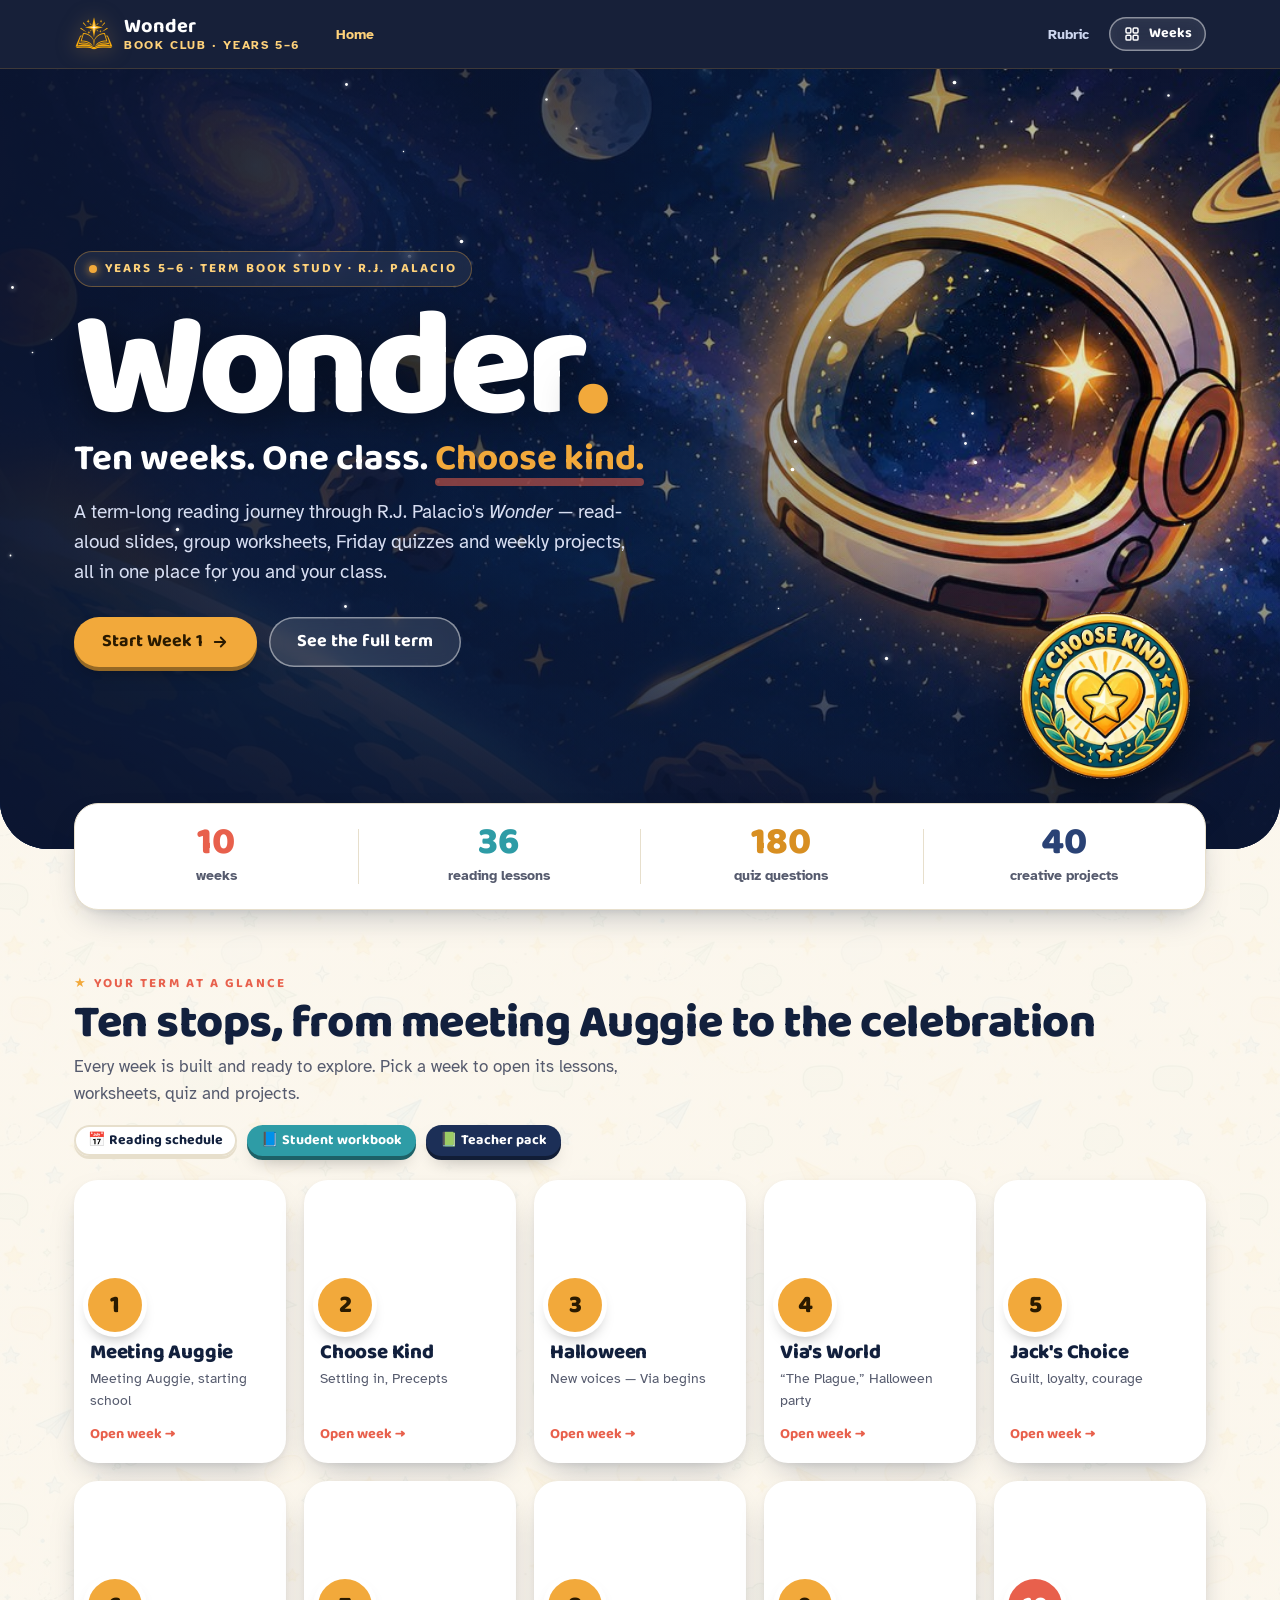
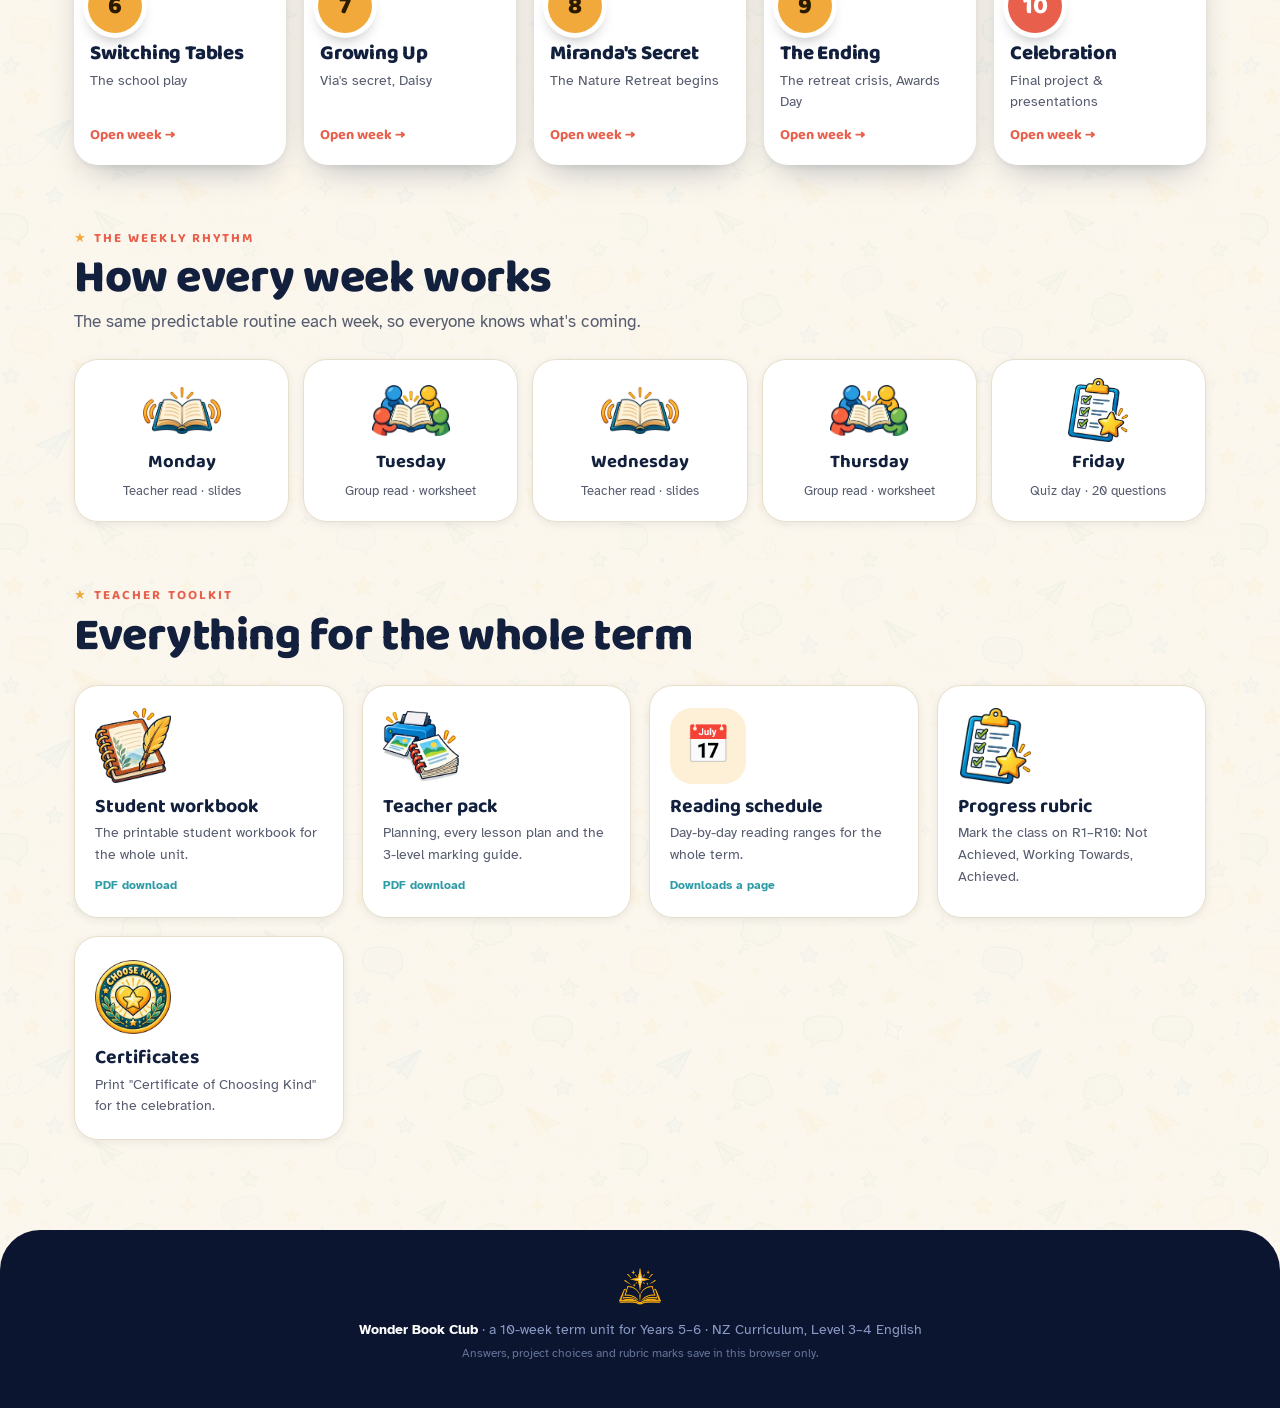
<file: index.html>
<!DOCTYPE html>
<html lang="en">
<head>
<meta charset="UTF-8">
<meta name="viewport" content="width=device-width, initial-scale=1, viewport-fit=cover">
<title>Wonder Book Club</title>
<link rel="preconnect" href="https://fonts.googleapis.com">
<link rel="preconnect" href="https://fonts.gstatic.com" crossorigin>
<link href="https://fonts.googleapis.com/css2?family=Baloo+2:wght@500;600;700;800&family=Atkinson+Hyperlegible:ital,wght@0,400;0,700;1,400&display=swap" rel="stylesheet">
<link rel="stylesheet" href="styles.css">
</head>
<body>
  <div class="sky-layer" id="skyLayer" aria-hidden="true"></div>
  <div id="app"></div>
  <footer class="app-footer">
    <div class="footer-inner">
      <img id="footerLogo" alt="">
      <p><b>Wonder Book Club</b> · a 10-week term unit for Years 5–6 · NZ Curriculum, Level 3–4 English</p>
      <p class="footer-small">Answers, project choices and rubric marks save in this browser only.</p>
    </div>
  </footer>
  <div id="printStage" class="printable"></div>

  <script src="wonder-images.js"></script>
  <script src="wonder-content.js"></script>
  <script src="wonder-data.js"></script>
  <script src="app.js"></script>
</body>
</html>
</file>
<file: styles.css>
/* ============================================================
   WONDER BOOK CLUB — "Starry night · Choose kind"
   ============================================================ */
:root {
  --night: #0b1530;
  --navy: #12203d;
  --navy-2: #1c2f57;
  --navy-3: #2a4275;
  --gold: #f2a93b;
  --gold-2: #ffd27a;
  --gold-dark: #d88f22;
  --gold-light: #fdf0d6;
  --coral: #e8604c;
  --coral-light: #fde5e0;
  --teal: #2e9ca6;
  --teal-light: #dff2f3;
  --cream: #fbf6ec;
  --cream-2: #f3ead7;
  --paper: #ffffff;
  --ink: #1c1f2b;
  --ink-soft: #565b6e;
  --line: #e7dfcc;
  --na: #d0523f;
  --wt: #e29b25;
  --a: #2f9a6a;
  --radius: 24px;
  --radius-sm: 14px;
  --shadow-sm: 0 2px 8px rgba(18, 32, 61, .08);
  --shadow: 0 14px 34px -14px rgba(18, 32, 61, .35), 0 2px 6px rgba(18, 32, 61, .06);
  --shadow-lg: 0 34px 70px -26px rgba(11, 21, 48, .6);
  --display: "Baloo 2", system-ui, sans-serif;
  --body: "Atkinson Hyperlegible", system-ui, -apple-system, sans-serif;
  --ease: cubic-bezier(.2, .8, .2, 1);
  --bounce: cubic-bezier(.34, 1.56, .64, 1);
  --pattern: none;
}

* { box-sizing: border-box; }
html { scroll-behavior: smooth; }
body {
  margin: 0; font-family: var(--body); font-size: 17px; line-height: 1.55; color: var(--ink);
  background-color: var(--cream);
  background-image: linear-gradient(rgba(251, 246, 236, .86), rgba(251, 246, 236, .86)), var(--pattern);
  background-size: auto, 620px auto;
  min-height: 100vh; overflow-x: hidden;
}
h1, h2, h3, h4, h5 { font-family: var(--display); line-height: 1.08; margin: 0; font-weight: 800; letter-spacing: -.01em; }
img { max-width: 100%; display: block; }
button { font-family: inherit; cursor: pointer; }
::selection { background: var(--gold-2); color: var(--navy); }
.wrap { max-width: 1180px; margin: 0 auto; padding: 0 24px; }
main { padding-bottom: 60px; }
#app, .app-footer { position: relative; z-index: 1; }

/* ---------- twinkling background stars ---------- */
.sky-layer { position: fixed; inset: 0; pointer-events: none; z-index: 0; overflow: hidden; }
.sky-layer i {
  position: absolute; width: 14px; height: 14px; opacity: 0;
  background: radial-gradient(circle, var(--gold) 0 18%, transparent 20%),
    conic-gradient(from 45deg, transparent 0 20%, var(--gold) 22% 28%, transparent 30% 45%, var(--gold) 47% 53%, transparent 55% 70%, var(--gold) 72% 78%, transparent 80% 95%, var(--gold) 97%);
  clip-path: polygon(50% 0, 61% 39%, 100% 50%, 61% 61%, 50% 100%, 39% 61%, 0 50%, 39% 39%);
  animation: twinkle 6s ease-in-out infinite;
}
@keyframes twinkle { 0%, 100% { opacity: 0; transform: scale(.4) rotate(0); } 50% { opacity: .55; transform: scale(1) rotate(45deg); } }

/* ---------- top bar ---------- */
.topbar {
  position: sticky; top: 0; z-index: 50; color: #fff;
  background: rgba(11, 21, 48, .95); backdrop-filter: saturate(1.4) blur(14px); -webkit-backdrop-filter: saturate(1.4) blur(14px);
  border-bottom: 1px solid rgba(242, 169, 59, .18); transition: box-shadow .3s;
}
.topbar.scrolled { box-shadow: 0 8px 24px -12px rgba(0, 0, 0, .6); }
.topbar-inner { display: flex; align-items: center; gap: 16px; height: 68px; }
.brand { display: flex; align-items: center; gap: 10px; background: none; border: 0; color: inherit; padding: 0; text-align: left; }
.brand img { width: 40px; height: 40px; object-fit: contain; transition: transform .6s var(--bounce); filter: drop-shadow(0 0 10px rgba(242, 169, 59, .5)); }
.brand:hover img { transform: rotate(-12deg) scale(1.12); }
.brand b { display: block; font-family: var(--display); font-size: 1.25rem; line-height: 1; }
.brand > span > span { font-size: .72rem; letter-spacing: .14em; text-transform: uppercase; color: var(--gold-2); font-weight: 700; }
.crumbs { display: flex; align-items: center; gap: 4px; font-size: .9rem; margin-left: 10px; flex-wrap: wrap; }
.crumbs button { background: none; border: 0; color: #cdd6ef; font-weight: 700; padding: 5px 9px; border-radius: 99px; font-size: .9rem; }
.crumbs button:hover { background: rgba(255, 255, 255, .1); color: #fff; }
.crumbs .sep { opacity: .35; }
.crumbs .here { font-weight: 700; color: var(--gold-2); padding: 5px 9px; }
.top-actions { margin-left: auto; display: flex; gap: 8px; align-items: center; }
.top-link { background: none; border: 0; color: #cdd6ef; font-weight: 700; font-size: .9rem; padding: 8px 12px; border-radius: 99px; }
.top-link:hover, .top-link.on { color: #fff; background: rgba(255, 255, 255, .1); }
.week-jump { position: relative; }
.week-jump-menu {
  position: absolute; right: 0; top: calc(100% + 10px); background: var(--navy); border: 1px solid rgba(242, 169, 59, .25);
  border-radius: 18px; box-shadow: var(--shadow-lg); padding: 10px; display: grid; grid-template-columns: repeat(5, 52px); gap: 6px;
  opacity: 0; transform: translateY(-6px) scale(.97); pointer-events: none; transition: opacity .2s, transform .25s var(--ease);
}
.week-jump.open .week-jump-menu { opacity: 1; transform: none; pointer-events: auto; }
.week-jump-menu button {
  height: 52px; border-radius: 14px; border: 0; color: #fff; background-size: cover; background-position: center; position: relative; overflow: hidden;
  font-family: var(--display); font-weight: 800; font-size: 1.2rem; text-shadow: 0 1px 6px rgba(0, 0, 0, .8); transition: transform .2s var(--bounce);
}
.week-jump-menu button::before { content: ""; position: absolute; inset: 0; background: rgba(11, 21, 48, .4); }
.week-jump-menu button span { position: relative; }
.week-jump-menu button:hover { transform: scale(1.08); }
.week-jump-menu button.current { outline: 3px solid var(--gold); outline-offset: 2px; }

/* ---------- buttons ---------- */
.btn {
  --b: var(--gold); --t: #2a1a00;
  display: inline-flex; align-items: center; gap: 8px; border: 0; border-radius: 999px; padding: 11px 20px;
  background: var(--b); color: var(--t); font-family: var(--display); font-weight: 700; font-size: 1rem; line-height: 1.1; text-decoration: none; white-space: nowrap;
  box-shadow: 0 4px 0 color-mix(in srgb, var(--b) 62%, #000), 0 10px 20px -10px rgba(0, 0, 0, .5);
  transition: transform .15s var(--ease), box-shadow .15s var(--ease);
}
.btn:hover { transform: translateY(-2px); box-shadow: 0 6px 0 color-mix(in srgb, var(--b) 62%, #000), 0 14px 24px -10px rgba(0, 0, 0, .5); }
.btn:active { transform: translateY(2px); box-shadow: 0 1px 0 color-mix(in srgb, var(--b) 62%, #000); }
.btn.coral { --b: var(--coral); --t: #fff; }
.btn.teal { --b: var(--teal); --t: #fff; }
.btn.navy { --b: var(--navy-2); --t: #fff; }
.btn.ghost { background: var(--paper); color: var(--navy); box-shadow: inset 0 0 0 2px var(--line), 0 3px 0 var(--line); }
.btn.ghost:hover { box-shadow: inset 0 0 0 2px var(--gold), 0 5px 0 var(--gold-dark); }
.btn.glass { background: rgba(255, 255, 255, .12); color: #fff; box-shadow: inset 0 0 0 1.5px rgba(255, 255, 255, .45); backdrop-filter: blur(8px); }
.btn.glass:hover { background: rgba(255, 255, 255, .22); }
.btn.small { padding: 8px 14px; font-size: .88rem; }
.btn.big { padding: 15px 28px; font-size: 1.12rem; }
.btn:disabled { opacity: .35; cursor: not-allowed; transform: none !important; }
.btn .svg { width: 18px; height: 18px; flex: none; }
.btn-icon { width: 26px; height: 26px; object-fit: contain; margin: -5px 0; }
.toolbar { display: flex; gap: 10px; flex-wrap: wrap; align-items: center; }

/* ---------- HOME HERO ---------- */
.home-hero { position: relative; min-height: min(90vh, 780px); color: #fff; overflow: hidden; isolation: isolate; display: flex; align-items: center; border-radius: 0 0 48px 48px; background: var(--night); }
.home-hero .bg { position: absolute; inset: -40px 0 0; z-index: -3; background-size: cover; background-position: 60% 50%; animation: drift 34s ease-in-out infinite alternate; }
@keyframes drift { from { transform: scale(1.06); } to { transform: scale(1.2) translate(-2%, -1%); } }
.home-hero::after { content: ""; position: absolute; inset: 0; z-index: -2; background: radial-gradient(ellipse at 75% 40%, transparent 20%, rgba(11, 21, 48, .5) 70%), linear-gradient(90deg, rgba(11, 21, 48, .92) 0%, rgba(11, 21, 48, .6) 45%, rgba(11, 21, 48, .1) 80%), linear-gradient(0deg, rgba(11, 21, 48, .85), transparent 40%); }
.starfield { position: absolute; inset: 0; z-index: -1; pointer-events: none; }
.starfield span { position: absolute; width: 3px; height: 3px; border-radius: 50%; background: #fff; box-shadow: 0 0 6px #fff; animation: blink 3s ease-in-out infinite; }
@keyframes blink { 50% { opacity: .15; } }
.shooting { position: absolute; top: 12%; left: 60%; width: 160px; height: 2px; background: linear-gradient(90deg, #fff, transparent); transform: rotate(-24deg); opacity: 0; animation: shoot 9s ease-in 2s infinite; filter: drop-shadow(0 0 6px #fff); }
.shooting.s2 { top: 30%; left: 85%; animation-delay: 6.5s; width: 120px; }
@keyframes shoot { 0% { opacity: 0; transform: rotate(-24deg) translateX(0); } 3% { opacity: 1; } 10% { opacity: 0; transform: rotate(-24deg) translateX(-460px); } 100% { opacity: 0; transform: rotate(-24deg) translateX(-460px); } }
.hero-content { padding-top: 110px; padding-bottom: 110px; width: 100%; }
.eyebrow { display: inline-flex; align-items: center; gap: 8px; font-family: var(--display); font-weight: 700; font-size: .82rem; letter-spacing: .16em; text-transform: uppercase; color: var(--gold-2); background: rgba(255, 255, 255, .08); border: 1px solid rgba(242, 169, 59, .35); padding: 7px 14px; border-radius: 999px; backdrop-filter: blur(6px); }
.eyebrow .dot { width: 8px; height: 8px; border-radius: 50%; background: var(--gold); box-shadow: 0 0 10px var(--gold); animation: blink 2s infinite; }
.home-hero h1 { font-size: clamp(4rem, 13vw, 9.5rem); line-height: .82; margin: 20px 0 6px; letter-spacing: -.035em; text-shadow: 0 6px 40px rgba(0, 0, 0, .5); }
.home-hero h1 .dot-gold { color: var(--gold); }
.home-hero .tagline { font-family: var(--display); font-size: clamp(1.4rem, 3.4vw, 2.3rem); font-weight: 700; line-height: 1.15; margin: 0 0 18px; }
.home-hero .tagline em { font-style: normal; color: var(--gold); position: relative; white-space: nowrap; }
.home-hero .tagline em::after { content: ""; position: absolute; left: 0; right: 0; bottom: 2px; height: 8px; background: var(--coral); opacity: .55; border-radius: 4px; z-index: -1; transform-origin: left; animation: underline 1.2s .6s var(--ease) both; }
@keyframes underline { from { transform: scaleX(0); } to { transform: scaleX(1); } }
.home-hero .lede { font-size: clamp(1.02rem, 1.8vw, 1.2rem); color: #d7def2; max-width: 560px; margin: 0 0 30px; }
.hero-ctas { display: flex; gap: 12px; flex-wrap: wrap; }
.hero-badge { position: absolute; right: 7%; bottom: 70px; width: clamp(110px, 14vw, 170px); animation: floaty 6s ease-in-out infinite; filter: drop-shadow(0 20px 30px rgba(0, 0, 0, .5)); z-index: 1; }
@keyframes floaty { 50% { transform: translateY(-14px) rotate(6deg); } }

.stats-strip { position: relative; z-index: 3; margin-top: -46px; display: grid; grid-template-columns: repeat(4, 1fr); background: var(--paper); border-radius: var(--radius); box-shadow: var(--shadow); border: 1px solid var(--line); overflow: hidden; }
.stat { text-align: center; padding: 20px; position: relative; }
.stat + .stat::before { content: ""; position: absolute; left: 0; top: 24%; bottom: 24%; width: 1px; background: var(--line); }
.stat b { display: block; font-family: var(--display); font-size: 2.4rem; color: var(--coral); line-height: 1; font-weight: 800; }
.stat:nth-child(2) b { color: var(--teal); } .stat:nth-child(3) b { color: var(--gold-dark); } .stat:nth-child(4) b { color: var(--navy-3); }
.stat span { font-size: .88rem; font-weight: 700; color: var(--ink-soft); }

/* ---------- section heads ---------- */
.section-head { display: flex; align-items: flex-end; justify-content: space-between; gap: 18px; margin: 64px 0 24px; flex-wrap: wrap; }
.kicker { font-family: var(--display); font-weight: 700; font-size: .82rem; letter-spacing: .16em; text-transform: uppercase; color: var(--coral); display: flex; align-items: center; gap: 8px; }
.section-head .kicker::before { content: "★"; color: var(--gold); letter-spacing: 0; }
.section-head h2 { font-size: clamp(2rem, 4vw, 2.9rem); color: var(--navy); margin-top: 4px; }
.section-head p { margin: 6px 0 0; color: var(--ink-soft); max-width: 580px; }

/* ---------- term journey ---------- */
.journey { display: grid; grid-template-columns: repeat(5, 1fr); gap: 18px; }
.week-card { position: relative; border: 0; padding: 0; text-align: left; font: inherit; color: inherit; background: var(--paper); border-radius: var(--radius); overflow: hidden; box-shadow: var(--shadow); display: flex; flex-direction: column; transition: transform .35s var(--ease), box-shadow .35s; }
.week-card:hover, .week-card:focus-visible { transform: translateY(-8px) rotate(-.6deg); box-shadow: var(--shadow-lg); outline: none; }
.week-card .thumb { height: 128px; position: relative; overflow: hidden; }
.week-card .thumb div { position: absolute; inset: 0; background-size: cover; background-position: center; transition: transform .8s var(--ease); }
.week-card:hover .thumb div { transform: scale(1.12); }
.week-card .thumb::after { content: ""; position: absolute; inset: 0; background: linear-gradient(180deg, transparent 45%, rgba(11, 21, 48, .6)); }
.week-card .num { position: absolute; left: 14px; top: 98px; z-index: 2; width: 54px; height: 54px; border-radius: 50%; background: var(--gold); color: #2a1a00; display: grid; place-items: center; font-family: var(--display); font-weight: 800; font-size: 1.55rem; box-shadow: 0 0 0 5px var(--paper), 0 8px 16px -4px rgba(0, 0, 0, .4); transition: transform .45s var(--bounce); }
.week-card:hover .num { transform: scale(1.12) rotate(-10deg); }
.week-card.w10 .num { background: var(--coral); color: #fff; }
.week-card .visited { position: absolute; right: 10px; top: 10px; z-index: 2; background: rgba(255, 255, 255, .92); color: var(--teal); font-size: .72rem; font-weight: 700; padding: 3px 9px; border-radius: 99px; }
.week-card .body { padding: 34px 16px 18px; flex: 1; display: flex; flex-direction: column; }
.week-card h3 { font-size: 1.28rem; color: var(--navy); }
.week-card .theme { margin: 4px 0 0; font-size: .86rem; color: var(--ink-soft); flex: 1; }
.week-card .go { margin-top: 12px; font-family: var(--display); font-weight: 700; font-size: .9rem; color: var(--coral); }
.week-card .go span { display: inline-block; transition: transform .3s var(--ease); }
.week-card:hover .go span { transform: translateX(6px); }

.rhythm { display: grid; grid-template-columns: repeat(5, 1fr); gap: 14px; }
.rhythm div { background: var(--paper); border-radius: var(--radius); padding: 18px 14px; text-align: center; border: 1px solid var(--line); box-shadow: var(--shadow-sm); }
.rhythm img { width: 78px; height: 64px; object-fit: contain; margin: 0 auto 6px; }
.rhythm b { display: block; font-family: var(--display); font-size: 1.15rem; color: var(--navy); }
.rhythm span { font-size: .84rem; color: var(--ink-soft); }

.toolkit { display: grid; grid-template-columns: repeat(auto-fill, minmax(215px, 1fr)); gap: 18px; }
.tool { background: var(--paper); border: 1px solid var(--line); border-radius: var(--radius); padding: 22px 20px; text-align: left; font: inherit; color: inherit; text-decoration: none; display: flex; flex-direction: column; gap: 4px; box-shadow: var(--shadow-sm); transition: transform .3s var(--ease), box-shadow .3s, border-color .3s; cursor: pointer; }
.tool:hover { transform: translateY(-6px); box-shadow: var(--shadow); border-color: var(--gold); }
.tool img { width: 76px; height: 76px; object-fit: contain; margin-bottom: 8px; transition: transform .5s var(--bounce); }
.tool:hover img { transform: rotate(-8deg) scale(1.12); }
.tool .emoji { width: 76px; height: 76px; border-radius: 22px; display: grid; place-items: center; font-size: 2.3rem; background: var(--gold-light); margin-bottom: 8px; }
.tool b { font-family: var(--display); font-size: 1.22rem; color: var(--navy); line-height: 1.15; }
.tool span { font-size: .88rem; color: var(--ink-soft); }
.tool small { margin-top: 6px; font-weight: 700; color: var(--teal); font-size: .78rem; }

/* ---------- WEEK HERO ---------- */
.week-hero { position: relative; overflow: hidden; color: #fff; isolation: isolate; min-height: 430px; display: flex; align-items: flex-end; border-radius: 0 0 44px 44px; background: var(--night); }
.week-hero .bg { position: absolute; inset: -30px 0; z-index: -3; background-size: cover; background-position: center; animation: drift 40s ease-in-out infinite alternate; }
.week-hero .precepts { position: absolute; inset: 0; z-index: -2; background-size: cover; background-position: center; opacity: .25; mix-blend-mode: screen; }
.week-hero::after { content: ""; position: absolute; inset: 0; z-index: -1; background: linear-gradient(180deg, rgba(11, 21, 48, .15), rgba(11, 21, 48, .88)), linear-gradient(90deg, rgba(11, 21, 48, .6), transparent 70%); }
.week-hero .wrap { width: 100%; padding-top: 90px; padding-bottom: 48px; position: relative; }
.week-hero h1 { font-size: clamp(2.6rem, 7vw, 5rem); margin: 14px 0 8px; text-shadow: 0 4px 24px rgba(0, 0, 0, .5); }
.week-hero .theme-line { font-size: 1.15rem; color: #d7def2; margin: 0 0 16px; }
.week-hero .big-num { position: absolute; right: 24px; bottom: 16px; font-family: var(--display); font-weight: 800; font-size: clamp(6rem, 17vw, 12rem); line-height: .8; color: var(--gold); opacity: .22; }
.week-hero .hero-kind { position: absolute; right: 8%; top: 70px; width: 130px; animation: floaty 6s ease-in-out infinite; filter: drop-shadow(0 16px 24px rgba(0, 0, 0, .5)); }
.pill { display: inline-flex; align-items: center; gap: 6px; font-size: .84rem; font-weight: 700; padding: 6px 12px; border-radius: 999px; background: rgba(255, 255, 255, .12); border: 1px solid rgba(255, 255, 255, .3); backdrop-filter: blur(6px); }
.meta { display: flex; gap: 8px; flex-wrap: wrap; }

.signposts { display: grid; grid-template-columns: 1fr 1fr; gap: 20px; margin-top: -42px; position: relative; z-index: 3; }
.signpost { background: var(--paper); border-radius: var(--radius); padding: 22px 24px 22px 96px; position: relative; box-shadow: var(--shadow); border: 1px solid var(--line); }
.signpost img { position: absolute; left: 18px; top: 20px; width: 62px; height: 62px; object-fit: contain; }
.signpost .label { font-family: var(--display); font-weight: 700; font-size: .8rem; letter-spacing: .14em; text-transform: uppercase; color: var(--coral); }
.signpost:nth-child(2) .label { color: var(--teal); }
.signpost p { margin: 4px 0 0; font-weight: 700; color: var(--navy); font-size: 1.02rem; }

/* day trail */
.trail { display: grid; grid-template-columns: repeat(5, 1fr); gap: 16px; position: relative; }
.trail::before { content: ""; position: absolute; left: 7%; right: 7%; top: 64px; height: 4px; background: repeating-linear-gradient(90deg, var(--gold) 0 10px, transparent 10px 20px); opacity: .45; }
.day-card { position: relative; z-index: 1; background: var(--paper); border: 1px solid var(--line); border-radius: var(--radius); padding: 20px 14px; text-align: center; font: inherit; color: inherit; display: flex; flex-direction: column; align-items: center; box-shadow: var(--shadow-sm); transition: transform .35s var(--bounce), box-shadow .3s, border-color .3s; }
.day-card:hover, .day-card:focus-visible { transform: translateY(-10px); box-shadow: var(--shadow); border-color: var(--gold); outline: none; }
.day-card .bubble { width: 92px; height: 92px; border-radius: 50%; display: grid; place-items: center; margin-bottom: 10px; background: radial-gradient(circle at 35% 30%, #fff, var(--gold-light)); box-shadow: 0 0 0 6px var(--cream), 0 8px 18px -8px rgba(18, 32, 61, .5); }
.day-card.group .bubble, .day-card.produce .bubble { background: radial-gradient(circle at 35% 30%, #fff, var(--teal-light)); }
.day-card.quiz .bubble, .day-card.present .bubble { background: radial-gradient(circle at 35% 30%, #fff, var(--coral-light)); }
.day-card .bubble img { width: 70px; height: 60px; object-fit: contain; transition: transform .5s var(--bounce); }
.day-card .bubble .emo { font-size: 2.4rem; }
.day-card:hover .bubble img { transform: scale(1.15) rotate(-6deg); }
.day-card .dayname { font-family: var(--display); font-weight: 700; font-size: .78rem; letter-spacing: .14em; text-transform: uppercase; color: var(--ink-soft); }
.day-card h4 { font-size: 1.12rem; color: var(--navy); margin: 2px 0 8px; }
.day-card p { margin: 0 0 12px; font-size: .84rem; color: var(--ink-soft); flex: 1; }
.mode-tag { font-family: var(--display); font-weight: 700; font-size: .78rem; padding: 3px 11px; border-radius: 99px; background: var(--gold-light); color: #9a5e07; }
.mode-tag.group { background: var(--teal-light); color: #1d6f76; }
.mode-tag.quiz { background: var(--coral-light); color: #b53c2a; }
.codes { display: flex; gap: 4px; flex-wrap: wrap; justify-content: center; margin-top: 8px; }
.code { font-size: .68rem; font-weight: 700; background: var(--navy); color: #fff; padding: 2px 7px; border-radius: 6px; }

/* project cards */
.proj-grid { display: grid; grid-template-columns: repeat(auto-fill, minmax(240px, 1fr)); gap: 20px; }
.proj { --pc: var(--gold-dark); --pcl: var(--gold-light); background: var(--paper); border: 2px solid var(--line); border-radius: var(--radius); overflow: hidden; display: flex; flex-direction: column; position: relative; box-shadow: var(--shadow-sm); transition: transform .35s var(--ease), box-shadow .35s, border-color .3s; }
.proj:nth-child(2) { --pc: var(--teal); --pcl: var(--teal-light); } .proj:nth-child(3) { --pc: var(--coral); --pcl: var(--coral-light); } .proj:nth-child(4) { --pc: var(--navy-3); --pcl: #e3e9f6; }
.proj:hover { transform: translateY(-6px) rotate(.5deg); box-shadow: var(--shadow); }
.proj .top { height: 138px; background: var(--pcl); display: grid; place-items: center; position: relative; }
.proj .top::after { content: ""; position: absolute; left: 0; right: 0; bottom: -1px; height: 26px; background: var(--paper); border-radius: 50% 50% 0 0 / 100% 100% 0 0; }
.proj .top img { width: 110px; height: 100px; object-fit: contain; position: relative; z-index: 1; transition: transform .5s var(--bounce); }
.proj .top .emo { font-size: 3.6rem; position: relative; z-index: 1; }
.proj:hover .top img { transform: scale(1.12) rotate(-6deg); }
.proj .tag { margin: 2px 20px 0; font-family: var(--display); font-weight: 700; font-size: .78rem; letter-spacing: .14em; text-transform: uppercase; color: var(--pc); }
.proj h4 { margin: 2px 20px 8px; font-size: 1.3rem; color: var(--navy); }
.proj p { margin: 0 20px 16px; font-size: .92rem; color: var(--ink-soft); flex: 1; }
.proj .choose { margin: 0 20px 20px; display: flex; align-items: center; gap: 10px; padding: 10px 14px; border-radius: 14px; background: var(--pcl); color: var(--pc); font-weight: 700; font-size: .9rem; cursor: pointer; user-select: none; }
.proj .choose input { width: 20px; height: 20px; accent-color: var(--pc); }
.proj.chosen { border-color: var(--pc); box-shadow: 0 0 0 4px var(--pcl), var(--shadow); }
.proj .ribbon { position: absolute; top: 16px; right: -40px; background: var(--pc); color: #fff; font-family: var(--display); font-weight: 700; font-size: .78rem; letter-spacing: .12em; padding: 4px 46px; transform: rotate(40deg); opacity: 0; transition: opacity .3s; z-index: 2; }
.proj.chosen .ribbon { opacity: 1; }

.action-row { display: grid; grid-template-columns: repeat(auto-fit, minmax(240px, 1fr)); gap: 16px; }
.action-card { display: flex; align-items: center; gap: 14px; padding: 16px 18px; border-radius: var(--radius); background: var(--paper); border: 1px solid var(--line); font: inherit; color: inherit; text-align: left; text-decoration: none; box-shadow: var(--shadow-sm); cursor: pointer; transition: transform .3s var(--ease), box-shadow .3s; }
.action-card:hover { transform: translateY(-4px); box-shadow: var(--shadow); }
.action-card img { width: 62px; height: 62px; object-fit: contain; flex: none; }
.action-card .emoji { width: 62px; height: 62px; border-radius: 18px; background: var(--gold-light); display: grid; place-items: center; font-size: 1.8rem; flex: none; }
.action-card b { display: block; font-family: var(--display); font-size: 1.12rem; color: var(--navy); line-height: 1.15; }
.action-card span { font-size: .85rem; color: var(--ink-soft); }

.week-nav { display: flex; justify-content: space-between; gap: 16px; margin-top: 56px; }
.week-nav button { flex: 1; max-width: 48%; display: flex; align-items: center; gap: 14px; padding: 10px; border-radius: var(--radius); background: var(--paper); border: 1px solid var(--line); font: inherit; color: inherit; text-align: left; transition: transform .3s var(--ease), box-shadow .3s; }
.week-nav button:hover { transform: translateY(-3px); box-shadow: var(--shadow); }
.week-nav button.next { margin-left: auto; flex-direction: row-reverse; text-align: right; }
.week-nav .t { width: 110px; height: 64px; border-radius: 14px; background-size: cover; background-position: center; flex: none; }
.week-nav small { display: block; font-family: var(--display); font-weight: 700; font-size: .75rem; letter-spacing: .12em; text-transform: uppercase; color: var(--coral); }
.week-nav b { font-family: var(--display); font-size: 1.1rem; color: var(--navy); }

/* ---------- DAY PAGE ---------- */
.page-head { position: relative; overflow: hidden; isolation: isolate; color: #fff; border-radius: var(--radius); margin: 24px 0 18px; padding: 30px 30px; display: flex; align-items: center; gap: 22px; flex-wrap: wrap; box-shadow: var(--shadow); background: var(--night); }
.page-head .bg { position: absolute; inset: 0; z-index: -2; background-size: cover; background-position: center; }
.page-head::after { content: ""; position: absolute; inset: 0; z-index: -1; background: linear-gradient(90deg, rgba(11, 21, 48, .94), rgba(11, 21, 48, .65) 60%, rgba(11, 21, 48, .3)); }
.page-head .ph-icon { width: 96px; height: 84px; object-fit: contain; filter: drop-shadow(0 8px 14px rgba(0, 0, 0, .4)); animation: bob 4s ease-in-out infinite; }
.page-head .ph-emo { font-size: 3.6rem; }
@keyframes bob { 50% { transform: translateY(-6px) rotate(-3deg); } }
.page-head .ph-text { flex: 1; min-width: 240px; }
.page-head small { font-family: var(--display); font-weight: 700; font-size: .82rem; letter-spacing: .14em; text-transform: uppercase; color: var(--gold-2); }
.page-head h1 { font-size: clamp(1.6rem, 3.2vw, 2.3rem); margin: 2px 0 4px; }
.page-head p { margin: 0; color: #d7def2; }

.day-tabs { display: flex; gap: 10px; flex-wrap: wrap; margin-bottom: 18px; }
.day-tab { flex: 1 1 150px; display: flex; align-items: center; gap: 10px; padding: 10px 14px; border-radius: 16px; background: var(--paper); border: 2px solid var(--line); font: inherit; color: inherit; text-align: left; transition: transform .25s var(--bounce), border-color .2s, box-shadow .2s; }
.day-tab:hover { transform: translateY(-3px); }
.day-tab img { width: 40px; height: 34px; object-fit: contain; }
.day-tab .emo { font-size: 1.5rem; }
.day-tab b { display: block; font-family: var(--display); font-size: 1.02rem; color: var(--navy); line-height: 1.1; }
.day-tab span { font-size: .76rem; color: var(--ink-soft); }
.day-tab.active { border-color: var(--gold); background: var(--gold-light); box-shadow: 0 8px 18px -10px rgba(216, 143, 34, .8); }
.day-tab.active.group, .day-tab.active.produce { border-color: var(--teal); background: var(--teal-light); box-shadow: 0 8px 18px -10px rgba(46, 156, 166, .8); }
.day-tab.active.quiz, .day-tab.active.present { border-color: var(--coral); background: var(--coral-light); box-shadow: 0 8px 18px -10px rgba(232, 96, 76, .8); }

.li-strip { display: flex; gap: 14px 28px; flex-wrap: wrap; background: var(--paper); border: 1px solid var(--line); border-left: 6px solid var(--gold); border-radius: var(--radius-sm); padding: 14px 20px; margin-bottom: 22px; font-size: .94rem; box-shadow: var(--shadow-sm); }
.li-strip div { flex: 1; min-width: 260px; }
.li-strip b { display: block; font-family: var(--display); font-size: .78rem; letter-spacing: .12em; text-transform: uppercase; color: var(--coral); }
.li-strip div:nth-child(2) b { color: var(--teal); }

.checkpoint { display: flex; gap: 14px; align-items: flex-start; background: var(--navy); color: #dfe6f7; border-radius: var(--radius); padding: 16px 20px; margin-top: 22px; box-shadow: var(--shadow); }
.checkpoint .cp-ic { font-size: 1.6rem; }
.checkpoint b { color: var(--gold-2); font-family: var(--display); font-size: 1.05rem; }
.checkpoint p { margin: 2px 0 0; font-size: .94rem; }
.checkpoint .code { background: var(--gold); color: #2a1a00; }
.checkpoint button { margin-left: auto; }

/* slideshow stage */
.stage { position: relative; border-radius: 30px; overflow: hidden; isolation: isolate; min-height: min(70vh, 620px); display: flex; flex-direction: column; box-shadow: var(--shadow-lg); background: var(--night); }
.stage .bg { position: absolute; inset: -20px; z-index: -2; background-size: cover; background-position: center; filter: blur(3px) saturate(1.1); transform: scale(1.06); transition: background-position 1.2s var(--ease); }
.stage::after { content: ""; position: absolute; inset: 0; z-index: -1; background: radial-gradient(ellipse at center, rgba(11, 21, 48, .35), rgba(11, 21, 48, .85)); }
.stage .progress { position: absolute; top: 0; left: 0; right: 0; height: 6px; background: rgba(255, 255, 255, .15); }
.stage .progress i { display: block; height: 100%; background: linear-gradient(90deg, var(--gold), var(--coral)); border-radius: 0 6px 6px 0; box-shadow: 0 0 14px var(--gold); transition: width .5s var(--ease); }
.stage-top { display: flex; justify-content: space-between; align-items: center; gap: 10px; flex-wrap: wrap; padding: 18px 22px; color: #fff; }
.slide-area { flex: 1; display: grid; place-items: center; padding: 10px 28px 20px; perspective: 1200px; }
.slide { width: min(900px, 100%); background: rgba(255, 255, 255, .97); color: var(--ink); border-radius: 28px; padding: 46px 52px 44px; text-align: center; position: relative; box-shadow: 0 40px 80px -30px rgba(0, 0, 0, .6); }
.slide.enter-next { animation: inR .55s var(--ease) both; } .slide.enter-prev { animation: inL .55s var(--ease) both; }
@keyframes inR { from { opacity: 0; transform: translateX(60px) rotateY(-8deg); } to { opacity: 1; transform: none; } }
@keyframes inL { from { opacity: 0; transform: translateX(-60px) rotateY(8deg); } to { opacity: 1; transform: none; } }
.slide .s-icon { width: 124px; height: 110px; object-fit: contain; margin: -104px auto 6px; filter: drop-shadow(0 12px 18px rgba(0, 0, 0, .35)); animation: bob 4s ease-in-out infinite; }
.slide .s-emo { font-size: 4rem; margin: -90px auto 4px; display: block; filter: drop-shadow(0 10px 14px rgba(0, 0, 0, .3)); }
.slide .s-kicker { font-family: var(--display); font-weight: 700; font-size: .9rem; letter-spacing: .16em; text-transform: uppercase; color: var(--coral); }
.slide h3 { font-size: clamp(1.5rem, 3.2vw, 2.3rem); color: var(--navy); margin: 8px 0 12px; }
.slide h3 + h3 { margin-top: 18px; }
.slide .s-body { font-size: clamp(1.1rem, 2.2vw, 1.5rem); color: var(--ink); margin: 0 auto 10px; max-width: 720px; }
.slide ol { text-align: left; max-width: 720px; margin: 10px auto 0; padding: 0; list-style: none; counter-reset: q; }
.slide ol li { counter-increment: q; position: relative; padding: 12px 16px 12px 60px; margin-bottom: 10px; background: var(--cream); border-radius: 16px; font-size: clamp(1.05rem, 2vw, 1.35rem); font-weight: 700; color: var(--navy); }
.slide ol li::before { content: counter(q); position: absolute; left: 14px; top: 50%; transform: translateY(-50%); width: 34px; height: 34px; border-radius: 50%; background: var(--gold); color: #2a1a00; display: grid; place-items: center; font-family: var(--display); font-weight: 800; }
.slide .range-pill { display: inline-block; margin-top: 8px; font-family: var(--display); font-weight: 700; background: var(--gold-light); color: #9a5e07; padding: 6px 14px; border-radius: 99px; font-size: .95rem; }
.slide.title-slide { background: transparent; box-shadow: none; color: #fff; }
.slide.title-slide h3 { color: #fff; font-size: clamp(2.4rem, 6vw, 4.4rem); text-shadow: 0 4px 30px rgba(0, 0, 0, .5); }
.slide.title-slide .s-kicker { color: var(--gold-2); }
.slide.title-slide .range-pill { background: rgba(255, 255, 255, .15); color: #fff; }
.stage-nav { display: flex; justify-content: space-between; align-items: center; gap: 12px; padding: 16px 22px 22px; }
.slide-dots { display: flex; gap: 8px; }
.slide-dots button { width: 12px; height: 12px; border: 0; padding: 0; border-radius: 99px; background: rgba(255, 255, 255, .35); transition: width .35s var(--ease), background .3s; }
.slide-dots button.active { width: 36px; background: var(--gold); }
.stage:fullscreen { border-radius: 0; min-height: 100vh; }
.key-hint { text-align: center; color: var(--ink-soft); font-size: .84rem; margin-top: 12px; }
.key-hint kbd { background: var(--paper); border: 1px solid var(--line); border-bottom-width: 3px; border-radius: 6px; padding: 1px 7px; font-family: inherit; font-weight: 700; }

/* worksheet */
.ws-layout { display: grid; grid-template-columns: 280px 1fr; gap: 24px; align-items: start; }
.ws-side { position: sticky; top: 90px; display: flex; flex-direction: column; gap: 16px; }
.side-card { background: var(--paper); border: 1px solid var(--line); border-radius: var(--radius); padding: 20px; box-shadow: var(--shadow-sm); }
.side-card h4 { font-size: 1.15rem; color: var(--navy); display: flex; justify-content: space-between; align-items: center; gap: 8px; margin-bottom: 10px; }
.side-card .mini { font-size: .8rem; color: var(--ink-soft); margin: 10px 0 0; }
.side-card .btn { width: 100%; justify-content: center; margin-top: 8px; white-space: normal; }
.seg { display: flex; background: var(--cream-2); border-radius: 99px; padding: 4px; }
.seg button { flex: 1; border: 0; background: transparent; border-radius: 99px; padding: 8px 10px; font-family: var(--display); font-weight: 700; color: var(--ink-soft); transition: all .25s var(--bounce); }
.seg button.active { background: var(--teal); color: #fff; box-shadow: 0 4px 10px -4px rgba(46, 156, 166, .8); }
.turns { display: flex; flex-direction: column; gap: 8px; }
.turn { display: flex; align-items: center; gap: 10px; padding: 8px 10px; border-radius: 14px; border: 2px solid var(--line); background: var(--cream); font-weight: 700; cursor: pointer; transition: all .25s var(--ease); }
.turn .pebble { width: 30px; height: 30px; border-radius: 50%; flex: none; display: grid; place-items: center; background: var(--line); color: var(--ink-soft); font-family: var(--display); font-weight: 800; transition: all .3s var(--bounce); }
.turn input { flex: 1; min-width: 0; border: 0; background: transparent; font: inherit; color: inherit; outline: none; }
.turn.on { border-color: var(--teal); background: var(--teal-light); color: #145a60; }
.turn.on .pebble { background: var(--teal); color: #fff; transform: scale(1.15); }
.saved-flag { font-size: .78rem; font-weight: 700; color: var(--a); opacity: 0; transition: opacity .3s; }
.saved-flag.show { opacity: 1; }
.worksheet { background: var(--paper); border-radius: var(--radius); box-shadow: var(--shadow); border: 1px solid var(--line); overflow: hidden; }
.ws-head { padding: 24px 28px 18px; border-bottom: 2px dashed var(--line); background: linear-gradient(135deg, var(--teal-light), #fff 60%); }
.ws-head h3 { font-size: 1.6rem; color: var(--navy); }
.ws-head p { margin: 4px 0 0; color: var(--ink-soft); }
.ws-sec { padding: 20px 28px 6px; }
.ws-sec h4 { display: flex; align-items: center; gap: 10px; font-size: 1.05rem; color: var(--coral); letter-spacing: .06em; text-transform: uppercase; margin-bottom: 12px; }
.ws-sec h4 img { width: 44px; height: 40px; object-fit: contain; }
.ws-sec h4 .emo { font-size: 1.6rem; }
.qa { margin-bottom: 18px; }
.qa p { margin: 0 0 8px; font-weight: 700; color: var(--navy); font-size: 1.04rem; }
.qa textarea { width: 100%; min-height: 110px; resize: vertical; border: 2px solid var(--line); border-radius: 16px; padding: 12px 16px; font: inherit; font-size: 1rem; line-height: 32px; color: var(--ink); background-color: #fffefa; background-image: repeating-linear-gradient(180deg, transparent 0 31px, rgba(46, 156, 166, .22) 31px 32px); background-attachment: local; background-position: 0 11px; transition: border-color .2s, box-shadow .2s; }
.qa textarea:focus { outline: none; border-color: var(--teal); box-shadow: 0 0 0 5px rgba(46, 156, 166, .15); }
.print-preview { background: var(--paper); border-radius: var(--radius); box-shadow: var(--shadow); padding: 20px; }

/* quiz */
.quiz-layout { display: grid; grid-template-columns: 1fr 300px; gap: 24px; align-items: start; }
.quiz-side { position: sticky; top: 90px; display: flex; flex-direction: column; gap: 16px; }
.ring { width: 150px; height: 150px; margin: 2px auto 8px; position: relative; }
.ring svg { width: 100%; height: 100%; transform: rotate(-90deg); }
.ring circle { fill: none; stroke-width: 12; }
.ring .track { stroke: var(--cream-2); }
.ring .fill { stroke: url(#ringGrad); stroke-linecap: round; transition: stroke-dashoffset .6s var(--ease); }
.ring .lbl { position: absolute; inset: 0; display: grid; place-items: center; text-align: center; }
.ring .lbl b { display: block; font-family: var(--display); font-size: 2.6rem; color: var(--navy); line-height: 1; }
.ring .lbl span { font-size: .78rem; font-weight: 700; color: var(--ink-soft); }
.switch { display: flex; align-items: center; gap: 10px; font-weight: 700; font-size: .9rem; cursor: pointer; margin-top: 12px; }
.switch input { appearance: none; width: 44px; height: 26px; border-radius: 99px; background: var(--line); position: relative; cursor: pointer; transition: background .25s; flex: none; }
.switch input::after { content: ""; position: absolute; top: 3px; left: 3px; width: 20px; height: 20px; border-radius: 50%; background: #fff; box-shadow: 0 2px 4px rgba(0, 0, 0, .25); transition: transform .3s var(--bounce); }
.switch input:checked { background: var(--coral); }
.switch input:checked::after { transform: translateX(18px); }
.qlist { display: flex; flex-direction: column; gap: 14px; }
.qcard { background: var(--paper); border: 2px solid var(--line); border-radius: var(--radius); padding: 20px 22px 20px 86px; position: relative; box-shadow: var(--shadow-sm); transition: border-color .3s, background .3s, transform .3s var(--ease); }
.qcard .qbadge { position: absolute; left: 18px; top: 18px; width: 50px; height: 50px; border-radius: 50%; display: grid; place-items: center; background: var(--gold-light); color: #9a5e07; font-family: var(--display); font-weight: 800; font-size: 1.3rem; transition: all .35s var(--bounce); }
.qcard.answered .qbadge { background: var(--gold); color: #2a1a00; transform: rotate(-10deg); }
.qcard .qn { font-family: var(--display); font-weight: 700; font-size: .78rem; letter-spacing: .14em; text-transform: uppercase; color: var(--coral); }
.qcard .qn .open { background: var(--teal-light); color: #1d6f76; padding: 1px 8px; border-radius: 99px; margin-left: 6px; letter-spacing: .06em; }
.qcard .qtext { font-weight: 700; margin: 4px 0 12px; font-size: 1.06rem; color: var(--navy); }
.opts { display: grid; grid-template-columns: 1fr 1fr; gap: 8px; }
.opts label { display: flex; gap: 10px; align-items: center; padding: 10px 12px; border-radius: 14px; border: 2px solid var(--line); background: var(--cream); cursor: pointer; font-size: .95rem; transition: all .2s var(--ease); }
.opts label:hover { border-color: var(--gold); transform: translateY(-2px); }
.opts label .letter { width: 28px; height: 28px; flex: none; border-radius: 50%; display: grid; place-items: center; background: #fff; border: 2px solid var(--line); font-family: var(--display); font-weight: 800; color: var(--ink-soft); transition: all .2s; }
.opts input { position: absolute; opacity: 0; pointer-events: none; }
.opts label:has(input:checked) { border-color: var(--navy-3); background: #e8edf8; }
.opts label:has(input:checked) .letter { background: var(--navy-3); border-color: var(--navy-3); color: #fff; }
.qcard.correct { border-color: var(--a); background: #f1faf5; }
.qcard.correct label:has(input:checked) { border-color: var(--a); background: #dff3e8; }
.qcard.correct label:has(input:checked) .letter { background: var(--a); border-color: var(--a); }
.qcard.incorrect { border-color: var(--coral); background: #fff6f4; animation: shake .4s; }
.qcard.incorrect label:has(input:checked) { border-color: var(--coral); background: var(--coral-light); }
.qcard.incorrect label:has(input:checked) .letter { background: var(--coral); border-color: var(--coral); }
@keyframes shake { 25% { transform: translateX(-5px); } 75% { transform: translateX(5px); } }
.feedback { display: none; margin-top: 10px; padding: 8px 12px; border-radius: 12px; font-weight: 700; font-size: .92rem; }
.feedback.show { display: block; animation: pop .4s var(--bounce); }
.qcard.correct .feedback { background: #dff3e8; color: #1c6b47; }
.qcard.incorrect .feedback { background: var(--coral-light); color: #a3321f; }
.short-answer textarea { width: 100%; min-height: 76px; border: 2px solid var(--line); border-radius: 14px; padding: 10px 14px; font: inherit; background: #fffefa; }
.short-answer textarea:focus { outline: none; border-color: var(--teal); }
.reveal-btn { margin-top: 8px; background: none; border: 0; padding: 0; font-weight: 700; color: var(--teal); font-size: .88rem; text-decoration: underline; }
.model-answer { display: grid; grid-template-rows: 0fr; transition: grid-template-rows .4s var(--ease), margin .4s; }
.model-answer > div { overflow: hidden; }
.model-answer.show { grid-template-rows: 1fr; margin-top: 10px; }
.model-answer .inner { background: var(--teal-light); border-left: 4px solid var(--teal); border-radius: 0 12px 12px 0; padding: 10px 14px; font-size: .93rem; }
.quiz-score { display: none; margin-top: 26px; background: linear-gradient(135deg, var(--navy), var(--navy-3)); color: #fff; border-radius: var(--radius); padding: 30px; text-align: center; box-shadow: var(--shadow-lg); position: relative; overflow: hidden; }
.quiz-score.show { display: block; animation: pop .6s var(--bounce); }
@keyframes pop { from { transform: scale(.88); opacity: 0; } to { transform: none; opacity: 1; } }
.quiz-score .badge { position: relative; width: 150px; height: 150px; margin: 0 auto 10px; animation: spinIn 1s var(--bounce) both; }
.quiz-score .badge img { width: 100%; height: 100%; object-fit: contain; filter: drop-shadow(0 10px 20px rgba(0, 0, 0, .4)); }
.quiz-score .badge span { position: absolute; left: 50%; top: 42%; transform: translate(-50%, -50%); font-family: var(--display); font-weight: 800; font-size: 1.15rem; color: #7a1a10; background: rgba(255,255,255,.85); border-radius: 99px; padding: 0 6px; }
@keyframes spinIn { from { transform: scale(0) rotate(-180deg); } to { transform: none; } }
.quiz-score .num { font-family: var(--display); font-weight: 800; font-size: 3rem; color: var(--gold); line-height: 1; }
.quiz-score p { margin: 6px auto 0; max-width: 520px; color: #d7def2; }
.confetti { position: fixed; inset: 0; pointer-events: none; z-index: 200; overflow: hidden; }
.confetti i { position: absolute; top: -30px; width: 16px; height: 16px; clip-path: polygon(50% 0, 61% 35%, 98% 35%, 68% 57%, 79% 91%, 50% 70%, 21% 91%, 32% 57%, 2% 35%, 39% 35%); animation: fall 3s ease-in forwards; }
@keyframes fall { to { transform: translate3d(var(--dx), 110vh, 0) rotate(var(--r)); } }

/* week 10 */
.feature-panel { position: relative; overflow: hidden; isolation: isolate; color: #fff; border-radius: 30px; min-height: 320px; display: flex; align-items: flex-end; padding: 32px; box-shadow: var(--shadow-lg); margin-bottom: 22px; background: var(--night); }
.feature-panel .bg { position: absolute; inset: 0; z-index: -2; background-size: cover; background-position: center; transition: transform 1.2s var(--ease); }
.feature-panel:hover .bg { transform: scale(1.05); }
.feature-panel::after { content: ""; position: absolute; inset: 0; z-index: -1; background: linear-gradient(180deg, transparent 15%, rgba(11, 21, 48, .92)), linear-gradient(90deg, rgba(11, 21, 48, .5), transparent 70%); }
.feature-panel .fp { display: flex; gap: 20px; align-items: flex-end; flex-wrap: wrap; max-width: 860px; }
.feature-panel .fp img { width: 110px; height: 110px; object-fit: contain; filter: drop-shadow(0 8px 16px rgba(0, 0, 0, .5)); }
.feature-panel small { font-family: var(--display); font-weight: 700; letter-spacing: .14em; text-transform: uppercase; color: var(--gold-2); }
.feature-panel h3 { font-size: clamp(1.6rem, 3.5vw, 2.4rem); margin: 2px 0 6px; }
.feature-panel p { margin: 0; color: #e3e9f7; }
.feature-panel .fp-text { flex: 1; min-width: 240px; }
.lesson-card { background: var(--paper); border: 1px solid var(--line); border-radius: var(--radius); padding: 24px 26px; box-shadow: var(--shadow); display: flex; gap: 20px; align-items: center; flex-wrap: wrap; margin-bottom: 26px; }
.lesson-card .emo { font-size: 3.4rem; width: 90px; height: 90px; border-radius: 50%; background: var(--gold-light); display: grid; place-items: center; flex: none; }
.lesson-card h3 { font-size: 1.8rem; color: var(--navy); }
.lesson-card p { margin: 4px 0 0; color: var(--ink-soft); }
.lesson-card .time { margin-top: 8px; font-weight: 700; color: var(--teal); font-size: .9rem; }

.rubric3 { width: 100%; border-collapse: separate; border-spacing: 0; background: var(--paper); border-radius: var(--radius); overflow: hidden; box-shadow: var(--shadow-sm); border: 1px solid var(--line); font-size: .93rem; }
.rubric3 th { color: #fff; text-align: left; padding: 13px 16px; font-family: var(--display); font-size: 1.02rem; }
.rubric3 th:nth-child(1) { background: var(--navy); } .rubric3 th:nth-child(2) { background: var(--na); } .rubric3 th:nth-child(3) { background: var(--wt); } .rubric3 th:nth-child(4) { background: var(--a); }
.rubric3 td { padding: 13px 16px; border-top: 1px solid var(--line); vertical-align: top; }
.rubric3 td small { display: block; color: var(--ink-soft); font-size: .78rem; margin-top: 2px; }
.rubric3 td:nth-child(4) { background: #f3faf6; }
.table-scroll { overflow-x: auto; border-radius: var(--radius); }

.cert-preview { position: relative; container-type: inline-size; max-width: 900px; aspect-ratio: 3 / 2; margin: 0 auto; background-size: 100% 100%; border-radius: 12px; box-shadow: var(--shadow-lg); display: flex; flex-direction: column; align-items: center; justify-content: center; text-align: center; padding: 20% 16% 10%; background-color: #fff; }
.cert-preview .ribbon-t { position: absolute; top: 13.5%; left: 27%; width: 46%; font-family: var(--display); font-weight: 800; color: var(--navy); font-size: 3cqw; line-height: 1.1; }
.cert-preview h3 { font-size: 4.6cqw; color: var(--navy); line-height: 1; }
.cert-preview p { margin: .6cqw 0; color: var(--ink-soft); font-size: 1.9cqw; }
.cert-preview .name { font-family: var(--display); font-size: 5cqw; color: var(--gold-dark); border-bottom: 2px solid #aaa; min-width: 62%; min-height: 6.4cqw; margin: 1cqw 0; outline: none; }
.cert-preview img { width: 11%; margin-top: 1cqw; }

/* ---------- RUBRIC PAGE ---------- */
.levels-legend { display: flex; gap: 14px; flex-wrap: wrap; margin-bottom: 14px; font-weight: 700; font-size: .88rem; color: var(--ink-soft); }
.levels-legend span { display: inline-flex; align-items: center; gap: 6px; }
.levels-legend i { width: 14px; height: 14px; border-radius: 4px; }
.explain { display: flex; align-items: center; gap: 18px; background: linear-gradient(120deg, var(--navy), var(--navy-3)); color: #fff; border-radius: var(--radius); padding: 16px 22px; margin-bottom: 20px; box-shadow: var(--shadow); }
.explain img { width: 86px; height: 86px; object-fit: contain; flex: none; animation: floaty 6s ease-in-out infinite; }
.explain b { font-family: var(--display); font-size: 1.35rem; display: block; color: var(--gold-2); }
.rrow { display: grid; grid-template-columns: 70px 1fr auto; gap: 16px; align-items: center; background: var(--paper); border: 1px solid var(--line); border-radius: var(--radius-sm); padding: 14px 18px; margin-bottom: 12px; box-shadow: var(--shadow-sm); }
.rrow .rcode { height: 54px; border-radius: 16px; display: grid; place-items: center; background: var(--gold-light); color: #9a5e07; font-family: var(--display); font-weight: 800; font-size: 1.35rem; }
.rrow .rtitle { background: none; border: 0; padding: 0; text-align: left; font: inherit; color: inherit; }
.rrow .rtitle small { display: block; font-family: var(--display); font-weight: 700; font-size: .72rem; letter-spacing: .1em; text-transform: uppercase; color: var(--teal); }
.rrow .rtitle b { display: block; font-family: var(--display); font-size: 1.15rem; color: var(--navy); line-height: 1.15; }
.rrow .rtitle span { font-size: .86rem; color: var(--ink-soft); }
.rrow .rtitle em { display: block; font-style: normal; font-weight: 700; font-size: .8rem; color: var(--coral); margin-top: 3px; }
.lv3 { display: flex; gap: 4px; background: var(--cream-2); border-radius: 999px; padding: 4px; }
.lv3 button { border: 0; background: transparent; border-radius: 999px; padding: 9px 13px; font-family: var(--display); font-weight: 700; font-size: .88rem; color: var(--ink-soft); transition: all .25s var(--bounce); }
.lv3 button:hover { background: #fff; }
.lv3 button.on { color: #fff; transform: scale(1.05); box-shadow: 0 4px 10px -4px rgba(0, 0, 0, .4); }
.lv3 button.on[data-l="0"] { background: var(--na); } .lv3 button.on[data-l="1"] { background: var(--wt); } .lv3 button.on[data-l="2"] { background: var(--a); }
.rdetail { grid-column: 1 / -1; display: grid; grid-template-rows: 0fr; transition: grid-template-rows .45s var(--ease); }
.rdetail > div { overflow: hidden; }
.rrow.open .rdetail { grid-template-rows: 1fr; }
.rd { border-top: 2px dashed var(--line); padding-top: 12px; margin-top: 2px; display: grid; gap: 10px; }
.rd .exp { font-size: .92rem; } .rd .exp b { color: var(--teal); }
.rd .three { display: grid; grid-template-columns: repeat(3, 1fr); gap: 8px; }
.rd .three div { border-radius: 12px; padding: 10px 12px; font-size: .86rem; line-height: 1.4; }
.rd .three b { display: block; font-family: var(--display); font-size: .98rem; }
.rd .three .na { background: #fbe4df; } .rd .three .na b { color: var(--na); }
.rd .three .wt { background: #fcefd5; } .rd .three .wt b { color: #a86d0a; }
.rd .three .a { background: #dff3e8; border: 2px solid #b3dfc7; } .rd .three .a b { color: var(--a); }

/* ---------- reveal ---------- */
.reveal { opacity: 0; transform: translateY(26px); transition: opacity .7s var(--ease), transform .7s var(--ease); transition-delay: var(--d, 0s); }
.reveal.in { opacity: 1; transform: none; }
.page-enter { animation: pageIn .5s var(--ease) both; }
@keyframes pageIn { from { opacity: 0; transform: translateY(12px); } to { opacity: 1; transform: none; } }

/* ---------- footer ---------- */
.app-footer { background: var(--night); color: #8b9bc6; border-radius: 40px 40px 0 0; margin-top: 30px; }
.footer-inner { max-width: 1180px; margin: 0 auto; padding: 34px 24px 40px; text-align: center; }
.footer-inner img { width: 46px; height: 46px; object-fit: contain; margin: 0 auto 8px; }
.footer-inner p { margin: 0 0 4px; font-size: .9rem; }
.footer-inner b { color: #fff; }
.footer-small { font-size: .78rem !important; opacity: .7; }

/* ---------- printable sheets (lesson plans, week packs, rubrics, certificates) ---------- */
.printable { display: none; }
.printable.active { display: block; }
.sheet { background: #fff; border: 1px solid #ddd; border-radius: 12px; padding: 24px 28px; font-size: .88rem; color: #1c1f2b; page-break-inside: avoid; break-inside: avoid; }
.sheet h3 { margin-top: 0; font-size: 1.35rem; color: var(--navy); }
.sheet .line { border-bottom: 1px solid #9aa3b8; height: 22px; margin: 4px 0 9px; }
.page-break { page-break-before: always; break-before: page; display: block; }
.qprint { page-break-inside: avoid; break-inside: avoid; margin-bottom: 8px; }
.sheet .lp-head { border-bottom: 3px solid var(--gold); padding-bottom: 8px; margin-bottom: 12px; }
.sheet .lp-head .tag { display: inline-block; background: var(--navy); color: #fff; border-radius: 6px; padding: 2px 9px; font-size: .68rem; font-weight: 700; margin-right: 6px; letter-spacing: .06em; }
.sheet .lp-grid { display: grid; grid-template-columns: 1fr 1fr; gap: 8px 20px; margin-bottom: 10px; font-size: .84rem; }
.sheet .lp-grid div b { display: block; font-size: .66rem; text-transform: uppercase; letter-spacing: .08em; color: var(--coral); margin-bottom: 1px; }
.sheet .nzc-box { background: #f5f2ea; border-radius: 8px; padding: 8px 12px; font-size: .7rem; line-height: 1.4; margin-bottom: 10px; }
.sheet .rubric-flag { background: var(--gold-light); border-left: 4px solid var(--gold-dark); padding: 7px 12px; font-size: .76rem; margin-top: 10px; border-radius: 0 8px 8px 0; }
.sheet .timing-row { display: flex; gap: 8px; flex-wrap: wrap; margin-bottom: 10px; }
.sheet .timing-row span { background: var(--teal-light); color: #155d64; border-radius: 99px; padding: 4px 11px; font-size: .72rem; font-weight: 700; }
.sheet h4.sec { font-size: .8rem; text-transform: uppercase; letter-spacing: .08em; color: var(--navy); border-bottom: 1.5px solid #e2dccb; padding-bottom: 3px; margin: 14px 0 6px; }
.sheet table { width: 100%; border-collapse: collapse; }
.sheet th, .sheet td { border: 1px solid #ccc; padding: 7px 9px; text-align: left; vertical-align: top; font-size: .82rem; }
.sheet th { background: var(--navy); color: #fff; }
.sheet .tickrow { display: flex; gap: 18px; margin: 2px 0 14px; font-weight: 700; }
.cert-page { container-type: inline-size; position: relative; width: 100%; max-width: 1000px; aspect-ratio: 3 / 2; margin: 0 auto; page-break-inside: avoid; break-inside: avoid; -webkit-print-color-adjust: exact; print-color-adjust: exact; }
.cert-page .cert-frame { position: absolute; inset: 0; width: 100%; height: 100%; object-fit: fill; }
.cert-page .cert-ribbon { position: absolute; top: 13.5%; left: 27%; width: 46%; text-align: center; font-family: var(--display); font-weight: 800; color: var(--navy); font-size: 3cqw; line-height: 1.1; }
.cert-inner { position: absolute; inset: 24% 14% 12% 14%; display: flex; flex-direction: column; align-items: center; justify-content: center; text-align: center; font-family: var(--display); }
.cert-title { font-size: 4.4cqw; color: var(--navy); margin: 0 0 4px; font-weight: 800; }
.cert-sub { font-size: .9rem; color: #444; font-family: var(--body); }
.cert-name-line { border-bottom: 2px solid #999; min-width: 62%; margin: 14px 0; height: 1.8rem; }
.cert-badge { width: 72px; height: 72px; margin-top: 10px; object-fit: contain; }
.cert-footer { display: flex; justify-content: space-between; width: 82%; margin-top: 18px; font-size: .74rem; color: #555; font-family: var(--body); }
@page { margin: 14mm; }

/* ---------- responsive ---------- */
@media (max-width: 1100px) { .journey { grid-template-columns: repeat(auto-fill, minmax(200px, 1fr)); } }
@media (max-width: 980px) {
  .trail { grid-template-columns: repeat(3, 1fr); } .trail::before { display: none; }
  .rhythm { grid-template-columns: repeat(3, 1fr); }
  .ws-layout, .quiz-layout { grid-template-columns: 1fr; }
  .ws-side, .quiz-side { position: static; } .quiz-side { order: -1; }
}
@media (max-width: 720px) {
  body { font-size: 16px; } .wrap { padding: 0 16px; }
  .brand span, .crumbs { display: none; } .topbar-inner { height: 60px; }
  .top-link { padding: 6px 8px; }
  .stats-strip { grid-template-columns: repeat(2, 1fr); } .stat:nth-child(3)::before { display: none; }
  .signposts { grid-template-columns: 1fr; }
  .trail, .rhythm { grid-template-columns: repeat(2, 1fr); }
  .opts { grid-template-columns: 1fr; }
  .rrow { grid-template-columns: 54px 1fr; } .rrow .lv3 { grid-column: 1 / -1; } .lv3 button { flex: 1; padding: 8px 4px; font-size: .78rem; }
  .rd .three { grid-template-columns: 1fr; }
  .slide { padding: 36px 20px 28px; } .slide .s-icon { width: 90px; height: 80px; margin-top: -76px; }
  .stage-nav { padding: 12px 14px 16px; } .stage-nav .btn { padding: 10px 14px; }
  .slide-dots { gap: 5px; } .slide-dots button { width: 8px; height: 8px; } .slide-dots button.active { width: 20px; }
  .slide-area { padding: 10px 14px 16px; }
  .week-nav .t { display: none; }
  .qcard { padding: 70px 18px 18px; }
  .hero-badge, .week-hero .hero-kind { display: none; }
  .hero-ctas .btn { flex: 1; justify-content: center; }
  .page-head { padding: 22px 18px; } .page-head .ph-icon { width: 64px; height: 56px; }
  .checkpoint { flex-wrap: wrap; }
}
@media (prefers-reduced-motion: reduce) {
  *, *::before, *::after { animation: none !important; transition-duration: .01ms !important; }
  .sky-layer { display: none; } .reveal { opacity: 1; transform: none; }
}

/* ---------- print ---------- */
@media print {
  body { background: #fff !important; }
  body.printing > *:not(#printStage) { display: none !important; }
  body:not(.printing) #printStage { display: none !important; }
  body.printing #printStage.active { display: block !important; }
  .topbar, .app-footer, .sky-layer, .no-print { display: none !important; }
  .reveal { opacity: 1 !important; transform: none !important; }
  .sheet { border: 0; border-radius: 0; padding: 0; }
  .cert-page { max-width: none; }
}
</file>
